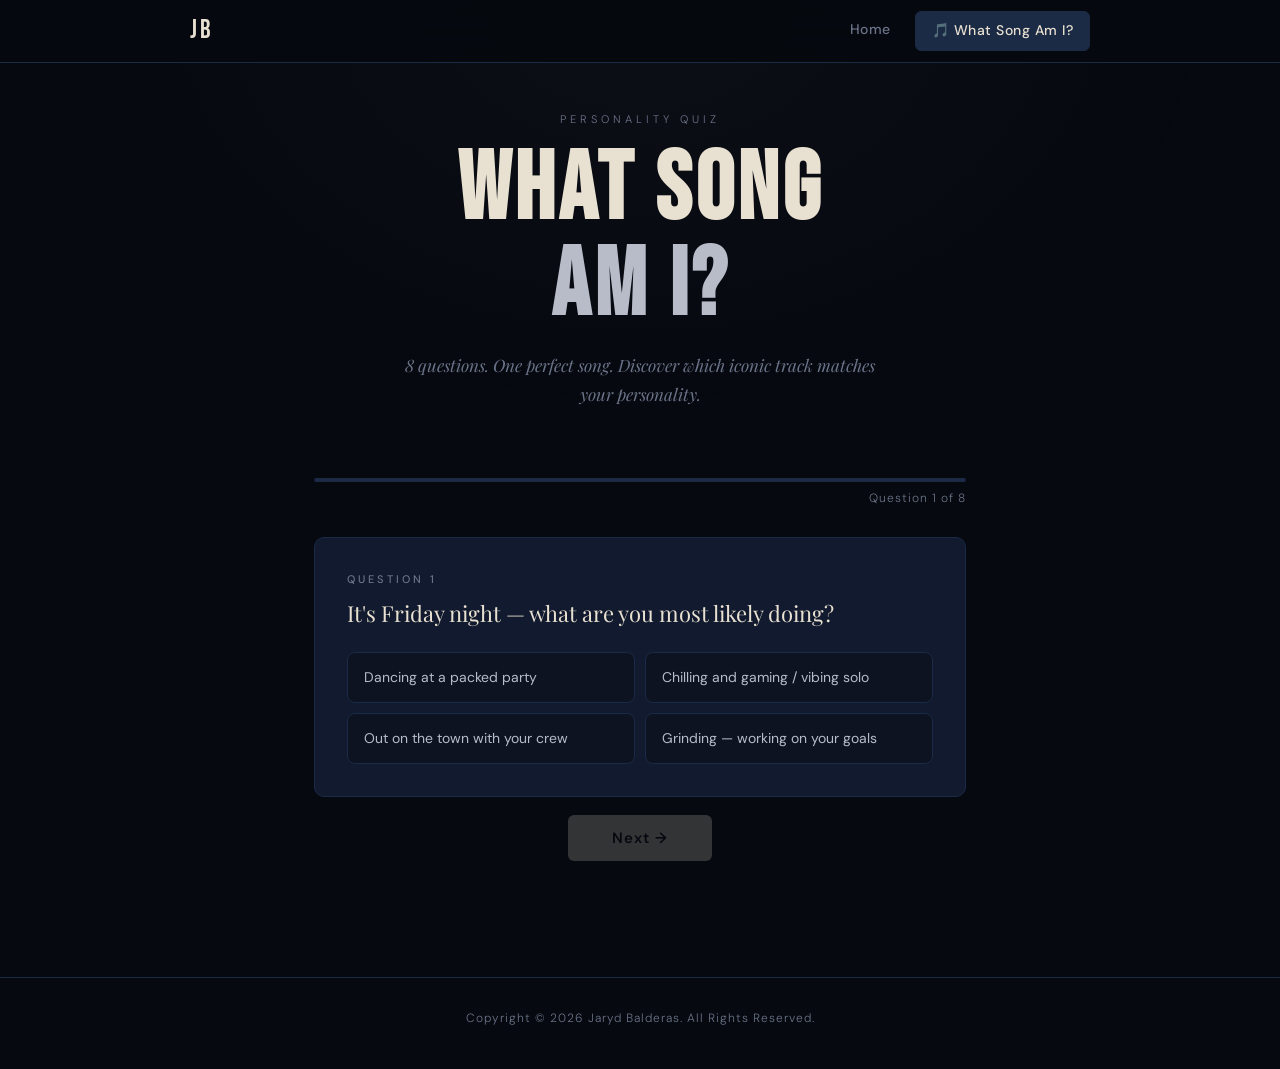
<file: quiz (2).html>
<!DOCTYPE html>
<html lang="en">
<head>
  <meta charset="UTF-8" />
  <meta name="viewport" content="width=device-width, initial-scale=1.0"/>
  <title>What Song Am I? | Jaryd Balderas</title>
  <link rel="preconnect" href="https://fonts.googleapis.com">
  <link rel="preconnect" href="https://fonts.gstatic.com" crossorigin>
  <link href="https://fonts.googleapis.com/css2?family=Bebas+Neue&family=Playfair+Display:ital,wght@0,400;0,700;1,400&family=DM+Sans:wght@300;400;500&display=swap" rel="stylesheet">
  <link rel="stylesheet" href="style.css">
</head>
<body>

  <div class="particles" id="particles"></div>

  <!-- STICKY NAV -->
  <nav class="site-nav" id="siteNav">
    <div class="nav-inner">
      <span class="nav-logo">JB</span>
      <div class="nav-links">
        <a href="index.html" class="nav-link">Home</a>
        <a href="quiz.html" class="nav-link quiz-link active">🎵 What Song Am I?</a>
      </div>
    </div>
  </nav>

  <!-- QUIZ HERO -->
  <div class="quiz-hero">
    <div class="quiz-hero-bg"></div>
    <p class="quiz-eyebrow">Personality Quiz</p>
    <h1 class="quiz-main-title">WHAT SONG<br><span>AM I?</span></h1>
    <p class="quiz-subtitle">8 questions. One perfect song. Discover which iconic track matches your personality.</p>
  </div>

  <!-- QUIZ BODY -->
  <div class="quiz-wrap">

    <div class="progress-wrap">
      <div class="progress-fill" id="progressFill"></div>
    </div>
    <p class="progress-label" id="progressLabel">Question 1 of 8</p>

    <div class="question-card" id="questionCard">
      <div class="question-number" id="questionNumber">Question 1</div>
      <div class="question-text" id="questionText"></div>
      <div class="answers-grid" id="answersGrid"></div>
    </div>

    <button class="next-btn" id="nextBtn" disabled>Next →</button>

    <div class="result-card" id="resultCard">
      <div class="result-emoji" id="resultEmoji"></div>
      <div class="result-label">Your Song Is...</div>
      <div class="result-song" id="resultSong"></div>
      <div class="result-artist" id="resultArtist"></div>
      <div class="result-description" id="resultDescription"></div>
      <button class="retake-btn" onclick="startQuiz()">🔁 Retake Quiz</button>
    </div>

  </div>

  <footer class="page-footer">
    <span>Copyright &copy; 2026 Jaryd Balderas. All Rights Reserved.</span>
  </footer>

  <script src="main.js"></script>
  <script>
    /* ============================================================
       QUIZ DATA
       Song keys: MJ, DRK, BLY, JLN, BCH, MRG, TYL, SWF
    ============================================================ */
    const questions = [
      {
        text: "It's Friday night — what are you most likely doing?",
        answers: [
          { text: "Dancing at a packed party",         scores: { MJ: 3, SWF: 2 } },
          { text: "Chilling and gaming / vibing solo",  scores: { DRK: 3, BLY: 2 } },
          { text: "Out on the town with your crew",     scores: { BCH: 2, MRG: 3 } },
          { text: "Grinding — working on your goals",   scores: { TYL: 3, JLN: 1 } },
        ]
      },
      {
        text: "What word best describes your vibe?",
        answers: [
          { text: "Unstoppable",    scores: { MJ: 3, TYL: 2 } },
          { text: "Mysterious",     scores: { BLY: 3, DRK: 2 } },
          { text: "Chill & real",   scores: { MRG: 3, DRK: 1 } },
          { text: "Free-spirited",  scores: { BCH: 3, SWF: 2 } },
        ]
      },
      {
        text: "Someone disrespects you. How do you handle it?",
        answers: [
          { text: "Ignore it — you're too focused on winning",   scores: { TYL: 3, DRK: 2 } },
          { text: "Clap back with style and confidence",         scores: { MJ: 3, SWF: 2 } },
          { text: "Take matters into your own hands 🔑",          scores: { JLN: 3, BCH: 1 } },
          { text: "Laugh it off — drama ain't your thing",       scores: { MRG: 3, BLY: 1 } },
        ]
      },
      {
        text: "Pick your ideal road trip soundtrack:",
        answers: [
          { text: "80s classic rock bangers",            scores: { BCH: 3, MJ: 2 } },
          { text: "Country hits with the windows down",  scores: { JLN: 3, MRG: 2 } },
          { text: "Drake, The Weeknd, late-night R&B",   scores: { DRK: 2, BLY: 3 } },
          { text: "High-energy rap & hip-hop",           scores: { TYL: 3, MRG: 1 } },
        ]
      },
      {
        text: "What's your relationship with success?",
        answers: [
          { text: "I hustle for it every single day",       scores: { TYL: 3, MJ: 1 } },
          { text: "It finds me — I just stay authentic",    scores: { MRG: 3, DRK: 2 } },
          { text: "I celebrate every win, big or small",    scores: { SWF: 3, BCH: 2 } },
          { text: "I refuse to let anyone dim my light",    scores: { BLY: 3, JLN: 2 } },
        ]
      },
      {
        text: "Your friends would describe you as:",
        answers: [
          { text: "The life of the party",          scores: { MJ: 3, SWF: 2 } },
          { text: "The deep, thoughtful one",        scores: { BLY: 3, BCH: 2 } },
          { text: "The loyal, real one",             scores: { DRK: 3, JLN: 2 } },
          { text: "The wild card — unpredictable!",  scores: { MRG: 3, TYL: 1 } },
        ]
      },
      {
        text: "Pick a late-night activity:",
        answers: [
          { text: "Studio session / making art",       scores: { MJ: 2, TYL: 3 } },
          { text: "Deep convos under the stars",       scores: { BLY: 3, DRK: 2 } },
          { text: "Bonfire with country music",        scores: { JLN: 3, MRG: 2 } },
          { text: "Karaoke — belting your heart out",  scores: { BCH: 3, SWF: 2 } },
        ]
      },
      {
        text: "What motivates you most in life?",
        answers: [
          { text: "Proving the doubters wrong",          scores: { TYL: 3, MJ: 2 } },
          { text: "Love, loyalty, and real connections", scores: { DRK: 3, JLN: 2 } },
          { text: "Freedom and living on your terms",    scores: { MRG: 3, BCH: 2 } },
          { text: "Joy — living your best life fully",   scores: { SWF: 3, BLY: 1 } },
        ]
      },
    ];

    const results = {
      MJ:  { emoji: "🕺", song: "BEAT IT",             artist: "Michael Jackson",  description: "You are pure energy and confidence. You walk into any room and own it without even trying. Like the King of Pop himself, you bring people together and turn any moment into a performance. You're a natural-born leader who refuses to back down from a challenge." },
      DRK: { emoji: "🦅", song: "GOD'S PLAN",          artist: "Drake",            description: "Loyalty is your currency. You're the person who shows up for the people you love without being asked, and you move through life with quiet confidence. You know your blessings and you don't take them for granted. Real ones gravitate toward you naturally." },
      BLY: { emoji: "🌙", song: "BLINDING LIGHTS",     artist: "The Weeknd",       description: "You're mysterious, magnetic, and deeply emotional beneath a cool exterior. You feel everything intensely but keep your cards close. You live for those late-night drives and meaningful conversations. People are drawn to your depth without always knowing why." },
      JLN: { emoji: "🤠", song: "BEFORE HE CHEATS",    artist: "Carrie Underwood", description: "You don't mess around. You've got a huge heart but cross you and you'll remind everyone exactly who they're dealing with. You're fiercely loyal, unapologetically authentic, and you know your worth — country roads or city streets, you carry yourself with conviction." },
      BCH: { emoji: "🎸", song: "BOHEMIAN RHAPSODY",   artist: "Queen",            description: "You are one of a kind — dramatic, creative, and impossible to put in a box. You've got layers: funny, deep, theatrical, genuine. You live life as if it were a performance, and honestly? We're all just lucky to be in the audience." },
      MRG: { emoji: "🏇", song: "OLD TOWN ROAD",       artist: "Lil Nas X",        description: "You blend worlds that nobody else thought to mix and make it look effortless. You're creative, genre-defying, and completely yourself no matter who's watching. You ride till you can't no more — and somehow that becomes the most iconic move in the room." },
      TYL: { emoji: "🔥", song: "LOSE YOURSELF",       artist: "Eminem",           description: "This is your moment and you know it. You've worked too hard and sacrificed too much to let it slip away. You're relentless, focused, and driven by a fire that most people can't even see. When the opportunity comes, you seize it with everything you've got." },
      SWF: { emoji: "✨", song: "SHAKE IT OFF",         artist: "Taylor Swift",     description: "Nothing gets you down for long. You've faced the haters, the drama, and the setbacks — and every time you come back dancing. You've got an infectious energy that lifts everyone around you, and you've learned that the best revenge is unbothered joy." },
    };

    let currentQ = 0, selectedAnswer = null, scores = {};

    function startQuiz() {
      currentQ = 0; selectedAnswer = null;
      scores = { MJ:0, DRK:0, BLY:0, JLN:0, BCH:0, MRG:0, TYL:0, SWF:0 };
      document.getElementById('resultCard').style.display = 'none';
      document.getElementById('questionCard').style.display = 'block';
      document.getElementById('nextBtn').style.display = 'block';
      renderQuestion();
    }

    function renderQuestion() {
      const q = questions[currentQ];
      selectedAnswer = null;
      document.getElementById('questionNumber').textContent = 'Question ' + (currentQ + 1);
      document.getElementById('questionText').textContent = q.text;
      document.getElementById('nextBtn').disabled = true;

      const pct = (currentQ / questions.length) * 100;
      document.getElementById('progressFill').style.width = pct + '%';
      document.getElementById('progressLabel').textContent =
        'Question ' + (currentQ + 1) + ' of ' + questions.length;

      const grid = document.getElementById('answersGrid');
      grid.innerHTML = '';
      q.answers.forEach((ans, idx) => {
        const btn = document.createElement('button');
        btn.className = 'answer-btn';
        btn.textContent = ans.text;
        btn.onclick = () => selectAnswer(idx);
        grid.appendChild(btn);
      });

      const card = document.getElementById('questionCard');
      card.style.animation = 'none';
      card.offsetHeight;
      card.style.animation = 'fadeUp 0.4s ease both';
    }

    function selectAnswer(idx) {
      selectedAnswer = idx;
      document.querySelectorAll('.answer-btn').forEach((b, i) =>
        b.classList.toggle('selected', i === idx));
      document.getElementById('nextBtn').disabled = false;
    }

    function nextQuestion() {
      if (selectedAnswer === null) return;
      const s = questions[currentQ].answers[selectedAnswer].scores;
      for (const [k, v] of Object.entries(s)) scores[k] += v;
      currentQ++;
      if (currentQ >= questions.length) showResult();
      else renderQuestion();
    }

    function showResult() {
      const topKey = Object.keys(scores).reduce((a, b) => scores[a] >= scores[b] ? a : b);
      const r = results[topKey];
      document.getElementById('questionCard').style.display = 'none';
      document.getElementById('nextBtn').style.display = 'none';
      document.getElementById('progressFill').style.width = '100%';
      document.getElementById('progressLabel').textContent = 'Complete!';
      document.getElementById('resultEmoji').textContent = r.emoji;
      document.getElementById('resultSong').textContent = r.song;
      document.getElementById('resultArtist').textContent = '— ' + r.artist;
      document.getElementById('resultDescription').textContent = r.description;
      document.getElementById('resultCard').style.display = 'block';
      document.getElementById('resultCard').scrollIntoView({ behavior: 'smooth', block: 'center' });
    }

    document.getElementById('nextBtn').onclick = nextQuestion;
    startQuiz();
  </script>
</body>
</html>
</file>
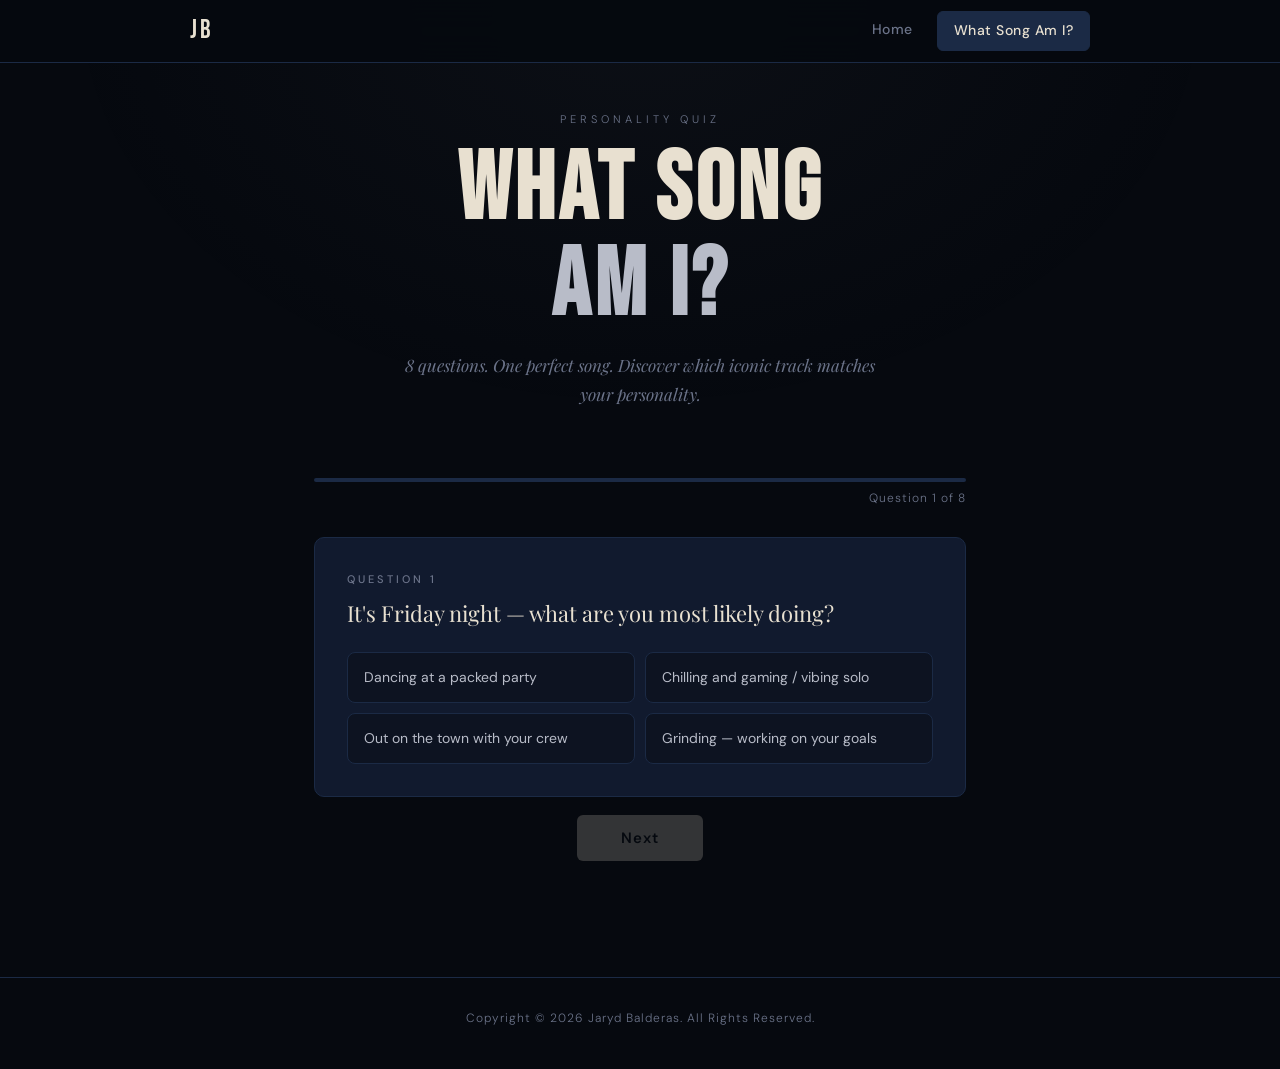
<file: quiz.html>
<!DOCTYPE html>
<html lang="en">
<head>
  <meta charset="UTF-8" />
  <meta name="viewport" content="width=device-width, initial-scale=1.0"/>
  <title>What Song Am I? | Jaryd Balderas</title>
  <link rel="preconnect" href="https://fonts.googleapis.com">
  <link rel="preconnect" href="https://fonts.gstatic.com" crossorigin>
  <link href="https://fonts.googleapis.com/css2?family=Bebas+Neue&family=Playfair+Display:ital,wght@0,400;0,700;1,400&family=DM+Sans:wght@300;400;500&display=swap" rel="stylesheet">
  <link rel="stylesheet" href="style.css">
</head>
<body>

  <div class="particles" id="particles"></div>

  <!-- STICKY NAV -->
  <nav class="site-nav" id="siteNav">
    <div class="nav-inner">
      <span class="nav-logo">JB</span>
      <div class="nav-links">
        <a href="index.html" class="nav-link">Home</a>
        <a href="quiz.html" class="nav-link quiz-link active">What Song Am I?</a>
      </div>
    </div>
  </nav>

  <!-- QUIZ HERO -->
  <div class="quiz-hero">
    <div class="quiz-hero-bg"></div>
    <p class="quiz-eyebrow">Personality Quiz</p>
    <h1 class="quiz-main-title">WHAT SONG<br><span>AM I?</span></h1>
    <p class="quiz-subtitle">8 questions. One perfect song. Discover which iconic track matches your personality.</p>
  </div>

  <!-- QUIZ BODY -->
  <div class="quiz-wrap">

    <div class="progress-wrap">
      <div class="progress-fill" id="progressFill"></div>
    </div>
    <p class="progress-label" id="progressLabel">Question 1 of 8</p>

    <div class="question-card" id="questionCard">
      <div class="question-number" id="questionNumber">Question 1</div>
      <div class="question-text" id="questionText"></div>
      <div class="answers-grid" id="answersGrid"></div>
    </div>

    <button class="next-btn" id="nextBtn" disabled>Next</button>

    <div class="result-card" id="resultCard">
      <div class="result-label">Your Song Is...</div>
      <div class="result-song" id="resultSong"></div>
      <div class="result-artist" id="resultArtist"></div>
      <div class="result-description" id="resultDescription"></div>
      <button class="retake-btn" onclick="startQuiz()">Retake Quiz</button>
    </div>

  </div>

  <footer class="page-footer">
    <span>Copyright &copy; 2026 Jaryd Balderas. All Rights Reserved.</span>
  </footer>

  <script src="main.js"></script>
  <script>
    const questions = [
      {
        text: "It's Friday night — what are you most likely doing?",
        answers: [
          { text: "Dancing at a packed party",          scores: { MJ: 3, SWF: 2 } },
          { text: "Chilling and gaming / vibing solo",  scores: { DRK: 3, BLY: 2 } },
          { text: "Out on the town with your crew",     scores: { BCH: 2, MRG: 3 } },
          { text: "Grinding — working on your goals",   scores: { TYL: 3, JLN: 1 } },
        ]
      },
      {
        text: "What word best describes your vibe?",
        answers: [
          { text: "Unstoppable",    scores: { MJ: 3, TYL: 2 } },
          { text: "Mysterious",     scores: { BLY: 3, DRK: 2 } },
          { text: "Chill & real",   scores: { MRG: 3, DRK: 1 } },
          { text: "Free-spirited",  scores: { BCH: 3, SWF: 2 } },
        ]
      },
      {
        text: "Someone disrespects you. How do you handle it?",
        answers: [
          { text: "Ignore it — you're too focused on winning", scores: { TYL: 3, DRK: 2 } },
          { text: "Clap back with style and confidence",       scores: { MJ: 3, SWF: 2 } },
          { text: "Take matters into your own hands",          scores: { JLN: 3, BCH: 1 } },
          { text: "Laugh it off — drama ain't your thing",     scores: { MRG: 3, BLY: 1 } },
        ]
      },
      {
        text: "Pick your ideal road trip soundtrack:",
        answers: [
          { text: "80s classic rock bangers",           scores: { BCH: 3, MJ: 2 } },
          { text: "Country hits with the windows down", scores: { JLN: 3, MRG: 2 } },
          { text: "Drake, The Weeknd, late-night R&B",  scores: { DRK: 2, BLY: 3 } },
          { text: "High-energy rap and hip-hop",        scores: { TYL: 3, MRG: 1 } },
        ]
      },
      {
        text: "What's your relationship with success?",
        answers: [
          { text: "I hustle for it every single day",     scores: { TYL: 3, MJ: 1 } },
          { text: "It finds me — I just stay authentic",  scores: { MRG: 3, DRK: 2 } },
          { text: "I celebrate every win, big or small",  scores: { SWF: 3, BCH: 2 } },
          { text: "I refuse to let anyone dim my light",  scores: { BLY: 3, JLN: 2 } },
        ]
      },
      {
        text: "Your friends would describe you as:",
        answers: [
          { text: "The life of the party",            scores: { MJ: 3, SWF: 2 } },
          { text: "The deep, thoughtful one",          scores: { BLY: 3, BCH: 2 } },
          { text: "The loyal, real one",               scores: { DRK: 3, JLN: 2 } },
          { text: "The wild card — unpredictable!",    scores: { MRG: 3, TYL: 1 } },
        ]
      },
      {
        text: "Pick a late-night activity:",
        answers: [
          { text: "Studio session or making art",      scores: { MJ: 2, TYL: 3 } },
          { text: "Deep convos under the stars",       scores: { BLY: 3, DRK: 2 } },
          { text: "Bonfire with country music",        scores: { JLN: 3, MRG: 2 } },
          { text: "Karaoke — belting your heart out",  scores: { BCH: 3, SWF: 2 } },
        ]
      },
      {
        text: "What motivates you most in life?",
        answers: [
          { text: "Proving the doubters wrong",           scores: { TYL: 3, MJ: 2 } },
          { text: "Love, loyalty, and real connections",  scores: { DRK: 3, JLN: 2 } },
          { text: "Freedom and living on your terms",     scores: { MRG: 3, BCH: 2 } },
          { text: "Joy — living your best life fully",    scores: { SWF: 3, BLY: 1 } },
        ]
      },
    ];

    const results = {
      MJ:  { song: "Beat It",            artist: "Michael Jackson",  description: "You are pure energy and confidence. You walk into any room and own it without even trying. Like the King of Pop himself, you bring people together and turn any moment into a performance. You're a natural-born leader who refuses to back down from a challenge." },
      DRK: { song: "God's Plan",         artist: "Drake",            description: "Loyalty is your currency. You're the person who shows up for the people you love without being asked, and you move through life with quiet confidence. You know your blessings and you don't take them for granted. Real ones gravitate toward you naturally." },
      BLY: { song: "Blinding Lights",    artist: "The Weeknd",       description: "You're mysterious, magnetic, and deeply emotional beneath a cool exterior. You feel everything intensely but keep your cards close. You live for those late-night drives and meaningful conversations. People are drawn to your depth without always knowing why." },
      JLN: { song: "Before He Cheats",   artist: "Carrie Underwood", description: "You don't mess around. You've got a huge heart but cross you and you'll remind everyone exactly who they're dealing with. You're fiercely loyal, unapologetically authentic, and you know your worth — country roads or city streets, you carry yourself with conviction." },
      BCH: { song: "Bohemian Rhapsody",  artist: "Queen",            description: "You are one of a kind — dramatic, creative, and impossible to put in a box. You've got layers: funny, deep, theatrical, genuine. You live life as if it were a performance, and honestly? We're all just lucky to be in the audience." },
      MRG: { song: "Old Town Road",      artist: "Lil Nas X",        description: "You blend worlds that nobody else thought to mix and make it look effortless. You're creative, genre-defying, and completely yourself no matter who's watching. You ride till you can't no more — and somehow that becomes the most iconic move in the room." },
      TYL: { song: "Lose Yourself",      artist: "Eminem",           description: "This is your moment and you know it. You've worked too hard and sacrificed too much to let it slip away. You're relentless, focused, and driven by a fire that most people can't even see. When the opportunity comes, you seize it with everything you've got." },
      SWF: { song: "Shake It Off",       artist: "Taylor Swift",     description: "Nothing gets you down for long. You've faced the haters, the drama, and the setbacks — and every time you come back dancing. You've got an infectious energy that lifts everyone around you, and you've learned that the best revenge is unbothered joy." },
    };

    let currentQ = 0, selectedAnswer = null, scores = {};

    function startQuiz() {
      currentQ = 0; selectedAnswer = null;
      scores = { MJ:0, DRK:0, BLY:0, JLN:0, BCH:0, MRG:0, TYL:0, SWF:0 };
      document.getElementById('resultCard').style.display = 'none';
      document.getElementById('questionCard').style.display = 'block';
      document.getElementById('nextBtn').style.display = 'block';
      renderQuestion();
    }

    function renderQuestion() {
      const q = questions[currentQ];
      selectedAnswer = null;
      document.getElementById('questionNumber').textContent = 'Question ' + (currentQ + 1);
      document.getElementById('questionText').textContent = q.text;
      document.getElementById('nextBtn').disabled = true;

      const pct = (currentQ / questions.length) * 100;
      document.getElementById('progressFill').style.width = pct + '%';
      document.getElementById('progressLabel').textContent =
        'Question ' + (currentQ + 1) + ' of ' + questions.length;

      const grid = document.getElementById('answersGrid');
      grid.innerHTML = '';
      q.answers.forEach((ans, idx) => {
        const btn = document.createElement('button');
        btn.className = 'answer-btn';
        btn.textContent = ans.text;
        btn.onclick = () => selectAnswer(idx);
        grid.appendChild(btn);
      });

      const card = document.getElementById('questionCard');
      card.style.animation = 'none';
      card.offsetHeight;
      card.style.animation = 'fadeUp 0.4s ease both';
    }

    function selectAnswer(idx) {
      selectedAnswer = idx;
      document.querySelectorAll('.answer-btn').forEach((b, i) =>
        b.classList.toggle('selected', i === idx));
      document.getElementById('nextBtn').disabled = false;
    }

    function nextQuestion() {
      if (selectedAnswer === null) return;
      const s = questions[currentQ].answers[selectedAnswer].scores;
      for (const [k, v] of Object.entries(s)) scores[k] += v;
      currentQ++;
      if (currentQ >= questions.length) showResult();
      else renderQuestion();
    }

    function showResult() {
      const topKey = Object.keys(scores).reduce((a, b) => scores[a] >= scores[b] ? a : b);
      const r = results[topKey];
      document.getElementById('questionCard').style.display = 'none';
      document.getElementById('nextBtn').style.display = 'none';
      document.getElementById('progressFill').style.width = '100%';
      document.getElementById('progressLabel').textContent = 'Complete!';
      document.getElementById('resultSong').textContent = r.song;
      document.getElementById('resultArtist').textContent = '— ' + r.artist;
      document.getElementById('resultDescription').textContent = r.description;
      document.getElementById('resultCard').style.display = 'block';
      document.getElementById('resultCard').scrollIntoView({ behavior: 'smooth', block: 'center' });
    }

    document.getElementById('nextBtn').onclick = nextQuestion;
    startQuiz();
  </script>
</body>
</html>
</file>
<file: style.css>
/* ============================================================
   Jaryd Balderas – Navy Night Mode
   --bg:         #06090f   near-black navy
   --bg-surface: #0d1321   dark navy surface
   --bg-card:    #111a2e   card navy
   --border:     #1b2a45   border navy
   --navy-mid:   #162038   hover navy
   --cream:      #e8e0d0   moonlight cream (main text)
   --silver:     #b8bcc8   moonlight silver (secondary)
   --muted:      #6b7389   muted blue-grey
   ============================================================ */

:root {
  --bg:         #06090f;
  --bg-surface: #0d1321;
  --bg-card:    #111a2e;
  --border:     #1b2a45;
  --navy-mid:   #162038;
  --cream:      #e8e0d0;
  --silver:     #b8bcc8;
  --muted:      #6b7389;
  --font-display: 'Bebas Neue', sans-serif;
  --font-serif:   'Playfair Display', Georgia, serif;
  --font-body:    'DM Sans', sans-serif;
}

/* ---- Reset & Base ---- */
*, *::before, *::after { box-sizing: border-box; margin: 0; padding: 0; }
html { scroll-behavior: smooth; }

body {
  background-color: var(--bg);
  color: var(--cream);
  font-family: var(--font-body);
  font-weight: 300;
  line-height: 1.7;
  overflow-x: hidden;
  max-width: 100%;
}

/* ---- Floating particles ---- */
.particles {
  position: fixed;
  inset: 0;
  pointer-events: none;
  z-index: 0;
  overflow: hidden;
}
.particle {
  position: absolute;
  border-radius: 50%;
  background: var(--silver);
  opacity: 0;
  animation: floatUp linear infinite;
}
@keyframes floatUp {
  0%   { transform: translateY(100vh) scale(0); opacity: 0; }
  10%  { opacity: 0.15; }
  90%  { opacity: 0.04; }
  100% { transform: translateY(-10vh) scale(1.2); opacity: 0; }
}

/* ---- Sticky Nav ---- */
.site-nav {
  position: fixed;
  top: 0; left: 0; right: 0;
  z-index: 100;
  padding: 0 32px;
  background: rgba(6,9,15,0.92);
  backdrop-filter: blur(20px);
  border-bottom: 1px solid var(--border);
  transition: background 0.3s;
}
.nav-inner {
  max-width: 900px;
  margin: 0 auto;
  height: 62px;
  display: flex;
  align-items: center;
  justify-content: space-between;
}
.nav-logo {
  font-family: var(--font-display);
  font-size: 26px;
  letter-spacing: 3px;
  color: var(--cream);
}
.nav-links { display: flex; gap: 8px; }
.nav-link {
  font-family: var(--font-body);
  font-size: 14px;
  font-weight: 500;
  color: var(--muted);
  text-decoration: none;
  padding: 7px 16px;
  border-radius: 6px;
  letter-spacing: 0.5px;
  transition: color 0.2s, background 0.2s;
}
.nav-link:hover, .nav-link.active {
  color: var(--cream);
  background: var(--navy-mid);
}
.quiz-link {
  background: var(--navy-mid);
  color: var(--silver) !important;
  border: 1px solid var(--border);
}
.quiz-link:hover, .quiz-link.active {
  background: var(--border) !important;
  color: var(--cream) !important;
}

/* ---- Hero ---- */
.hero {
  position: relative;
  min-height: 100vh;
  display: flex;
  flex-direction: column;
  align-items: center;
  justify-content: center;
  text-align: center;
  padding: 80px 24px 60px;
  overflow: hidden;
  background: radial-gradient(ellipse at 50% 0%, rgba(184,188,200,0.04) 0%, transparent 60%);
}
.hero-bg-text {
  position: absolute;
  top: 50%; left: 50%;
  transform: translate(-50%, -50%);
  font-family: var(--font-display);
  font-size: clamp(100px, 20vw, 260px);
  letter-spacing: 8px;
  color: transparent;
  -webkit-text-stroke: 1px rgba(184,188,200,0.04);
  user-select: none;
  white-space: nowrap;
  pointer-events: none;
  z-index: 0;
}
.hero-content { position: relative; z-index: 1; }
.hero-eyebrow {
  font-size: 12px;
  font-weight: 500;
  letter-spacing: 5px;
  text-transform: uppercase;
  color: var(--muted);
  margin-bottom: 20px;
  animation: fadeUp 0.8s ease both;
}
.hero-name {
  font-family: var(--font-display);
  font-size: clamp(72px, 14vw, 160px);
  line-height: 0.92;
  letter-spacing: 4px;
  color: var(--cream);
  animation: fadeUp 0.9s ease 0.15s both;
}
.hero-name-accent {
  color: var(--silver);
  display: inline-block;
  text-shadow: 0 0 80px rgba(184,188,200,0.12);
}
.hero-tagline {
  margin-top: 28px;
  font-size: 15px;
  letter-spacing: 2px;
  color: var(--muted);
  animation: fadeUp 1s ease 0.3s both;
}
.hero-cta {
  display: inline-block;
  margin-top: 44px;
  padding: 13px 36px;
  background: transparent;
  border: 1.5px solid var(--silver);
  color: var(--cream);
  font-family: var(--font-body);
  font-size: 13px;
  font-weight: 500;
  letter-spacing: 2px;
  text-transform: uppercase;
  text-decoration: none;
  border-radius: 4px;
  transition: background 0.25s, color 0.25s, transform 0.2s;
  animation: fadeUp 1s ease 0.45s both;
}
.hero-cta:hover {
  background: var(--cream);
  color: var(--bg);
  transform: translateY(-3px);
}
.hero-scroll-hint {
  position: absolute;
  bottom: 32px; left: 50%;
  transform: translateX(-50%);
  font-size: 11px;
  letter-spacing: 3px;
  text-transform: uppercase;
  color: var(--muted);
  animation: bounce 2s ease-in-out infinite;
  z-index: 1;
}
@keyframes bounce {
  0%, 100% { transform: translateX(-50%) translateY(0); }
  50%       { transform: translateX(-50%) translateY(6px); }
}
@keyframes fadeUp {
  from { opacity: 0; transform: translateY(30px); }
  to   { opacity: 1; transform: translateY(0); }
}

/* ---- Sections ---- */
.section {
  max-width: 900px;
  margin: 0 auto;
  padding: 80px 30px;
  position: relative;
  z-index: 1;
}
.section-label {
  font-size: 11px;
  font-weight: 500;
  letter-spacing: 4px;
  text-transform: uppercase;
  color: var(--muted);
  margin-bottom: 10px;
}
.section-heading {
  font-family: var(--font-serif);
  font-size: clamp(26px, 4vw, 40px);
  font-weight: 700;
  color: var(--cream);
  margin-bottom: 40px;
  line-height: 1.2;
}

/* ---- Divider ---- */
.divider {
  max-width: 900px;
  margin: 0 auto;
  height: 1px;
  background: linear-gradient(90deg, transparent, var(--border), transparent);
}

/* ---- Scroll reveal ---- */
.reveal {
  opacity: 0;
  transform: translateY(36px);
  transition: opacity 0.7s ease, transform 0.7s ease;
}
.reveal.visible {
  opacity: 1;
  transform: translateY(0);
}

/* ---- Photo row ---- */
.photo-row {
  display: flex;
  gap: 12px;
  justify-content: center;
  margin-bottom: 12px;
}
.photo-frame {
  position: relative;
  overflow: hidden;
  border-radius: 8px;
  flex: 1;
  max-width: 420px;
  border: 1px solid var(--border);
}
.row-photo {
  width: 100%;
  height: 500px;
  object-fit: cover;
  display: block;
  transition: transform 0.5s ease;
}
.headshot-photo {
  object-position: center 60%;
}
.bear-photo {
  object-position: center 72%;
}
.photo-frame:hover .row-photo { transform: scale(1.04); }
.photo-caption-overlay {
  position: absolute;
  bottom: 0; left: 0; right: 0;
  background: linear-gradient(transparent, rgba(6,9,15,0.88));
  color: var(--cream);
  font-size: 13px;
  letter-spacing: 1px;
  padding: 24px 14px 12px;
  opacity: 0;
  transition: opacity 0.3s;
}
.photo-frame:hover .photo-caption-overlay { opacity: 1; }

/* ---- Caption ---- */
.caption {
  text-align: center;
  color: var(--muted);
  font-size: 14px;
  margin-bottom: 30px;
}

/* ---- About card ---- */
.about-card {
  background: var(--bg-card);
  border: 1px solid var(--border);
  border-left: 4px solid var(--silver);
  border-radius: 8px;
  padding: 30px 36px;
}
.about-me {
  font-family: var(--font-serif);
  font-size: 17px;
  color: var(--cream);
  line-height: 1.85;
}

/* ---- Timeline ---- */
.timeline {
  position: relative;
  padding-left: 28px;
  border-left: 2px solid var(--border);
}
.timeline-item {
  position: relative;
  padding: 0 0 36px 28px;
}
.timeline-item:last-child { padding-bottom: 0; }
.timeline-dot {
  position: absolute;
  left: -9px; top: 5px;
  width: 16px; height: 16px;
  border-radius: 50%;
  background: var(--silver);
  box-shadow: 0 0 12px rgba(184,188,200,0.2);
  transition: transform 0.2s, box-shadow 0.2s;
}
.timeline-item:hover .timeline-dot {
  transform: scale(1.4);
  box-shadow: 0 0 20px rgba(184,188,200,0.4);
}
.timeline-content { display: flex; flex-direction: column; gap: 2px; }
.timeline-year {
  font-size: 12px;
  letter-spacing: 1.5px;
  color: var(--muted);
  text-transform: uppercase;
}
.timeline-company {
  font-family: var(--font-serif);
  font-size: 21px;
  font-weight: 700;
  color: var(--cream);
}
.timeline-role { font-size: 14px; color: var(--silver); }

/* ---- Fun section text ---- */
.fun-description {
  font-family: var(--font-serif);
  font-size: 17px;
  color: var(--silver);
  margin-bottom: 20px;
  line-height: 1.8;
}

/* ---- Video ---- */
.video-wrap {
  background: var(--bg-card);
  border: 1px solid var(--border);
  border-radius: 8px;
  padding: 24px;
  text-align: center;
}
.video-wrap iframe {
  width: 100%;
  max-width: 640px;
  height: 360px;
  border-radius: 6px;
  border: none;
}

/* ---- Contact ---- */
.contact-line {
  text-align: center;
  background: var(--bg-card);
  border: 1px solid var(--border);
  border-radius: 8px;
  padding: 20px;
  font-size: 16px;
  font-weight: 500;
}
.contact-line a {
  color: var(--silver);
  font-weight: 600;
  text-decoration: none;
  transition: color 0.2s;
}
.contact-line a:hover { color: var(--cream); }

/* ---- Footer ---- */
.page-footer {
  text-align: center;
  color: var(--muted);
  font-size: 12px;
  letter-spacing: 1px;
  padding: 30px 24px 40px;
  border-top: 1px solid var(--border);
  position: relative;
  z-index: 1;
}

/* ============================================================
   QUIZ PAGE
   ============================================================ */
.quiz-hero {
  padding: 110px 24px 50px;
  text-align: center;
  position: relative;
  overflow: hidden;
}
.quiz-hero-bg {
  position: absolute;
  inset: 0;
  background: radial-gradient(ellipse at 50% 0%, rgba(184,188,200,0.04) 0%, transparent 65%);
  pointer-events: none;
}
.quiz-eyebrow {
  font-size: 11px;
  letter-spacing: 4px;
  text-transform: uppercase;
  color: var(--muted);
  margin-bottom: 14px;
  position: relative;
  z-index: 1;
}
.quiz-main-title {
  font-family: var(--font-display);
  font-size: clamp(52px, 10vw, 96px);
  letter-spacing: 4px;
  color: var(--cream);
  line-height: 1;
  margin-bottom: 16px;
  position: relative;
  z-index: 1;
}
.quiz-main-title span { color: var(--silver); }
.quiz-subtitle {
  font-family: var(--font-serif);
  font-style: italic;
  font-size: 17px;
  color: var(--muted);
  max-width: 500px;
  margin: 0 auto;
  position: relative;
  z-index: 1;
}

.quiz-wrap {
  max-width: 700px;
  margin: 0 auto;
  padding: 20px 24px 80px;
  position: relative;
  z-index: 1;
}

/* Progress */
.progress-wrap {
  background: var(--border);
  border-radius: 20px;
  height: 4px;
  margin-bottom: 6px;
  overflow: hidden;
}
.progress-fill {
  height: 100%;
  background: linear-gradient(90deg, var(--silver), var(--cream));
  border-radius: 20px;
  transition: width 0.5s cubic-bezier(0.4,0,0.2,1);
  width: 0%;
}
.progress-label {
  text-align: right;
  color: var(--muted);
  font-size: 12px;
  letter-spacing: 1px;
  margin-bottom: 28px;
}

/* Question card */
.question-card {
  background: var(--bg-card);
  border: 1px solid var(--border);
  border-radius: 10px;
  padding: 32px;
  margin-bottom: 18px;
  animation: fadeUp 0.4s ease both;
}
.question-number {
  font-size: 11px;
  font-weight: 500;
  letter-spacing: 3px;
  text-transform: uppercase;
  color: var(--muted);
  margin-bottom: 10px;
}
.question-text {
  font-family: var(--font-serif);
  font-size: 22px;
  color: var(--cream);
  line-height: 1.35;
  margin-bottom: 24px;
}
.answers-grid {
  display: grid;
  grid-template-columns: 1fr 1fr;
  gap: 10px;
}
.answer-btn {
  background: var(--bg-surface);
  color: var(--silver);
  border: 1px solid var(--border);
  border-radius: 8px;
  padding: 14px 16px;
  font-family: var(--font-body);
  font-size: 14px;
  cursor: pointer;
  text-align: left;
  line-height: 1.5;
  transition: border-color 0.2s, background 0.2s, color 0.2s, transform 0.15s;
}
.answer-btn:hover {
  border-color: var(--silver);
  background: var(--navy-mid);
  color: var(--cream);
  transform: translateY(-2px);
}
.answer-btn.selected {
  border-color: var(--cream);
  background: var(--navy-mid);
  color: var(--cream);
}

/* Next button */
.next-btn {
  display: block;
  margin: 0 auto 36px;
  background: var(--cream);
  color: var(--bg);
  border: none;
  border-radius: 6px;
  padding: 13px 44px;
  font-family: var(--font-body);
  font-size: 15px;
  font-weight: 600;
  letter-spacing: 1px;
  cursor: pointer;
  transition: opacity 0.2s, transform 0.2s;
}
.next-btn:hover:not(:disabled) { opacity: 0.85; transform: translateY(-2px); }
.next-btn:disabled { opacity: 0.2; cursor: not-allowed; }

/* Result */
.result-card {
  background: var(--bg-card);
  border: 1px solid var(--border);
  border-radius: 10px;
  padding: 44px 32px;
  text-align: center;
  animation: fadeUp 0.5s ease;
  display: none;
}
.result-label {
  font-size: 11px;
  letter-spacing: 4px;
  text-transform: uppercase;
  color: var(--muted);
  margin-bottom: 10px;
}
.result-song {
  font-family: var(--font-display);
  font-size: 50px;
  letter-spacing: 3px;
  color: var(--cream);
  margin-bottom: 4px;
}
.result-artist {
  font-family: var(--font-serif);
  font-style: italic;
  font-size: 20px;
  color: var(--silver);
  margin-bottom: 20px;
}
.result-description {
  font-size: 15px;
  color: var(--muted);
  line-height: 1.8;
  max-width: 500px;
  margin: 0 auto 28px;
}
.retake-btn {
  background: transparent;
  border: 1.5px solid var(--silver);
  color: var(--cream);
  border-radius: 6px;
  padding: 11px 32px;
  font-family: var(--font-body);
  font-size: 14px;
  font-weight: 500;
  letter-spacing: 1px;
  cursor: pointer;
  transition: background 0.2s, color 0.2s, border-color 0.2s;
}
.retake-btn:hover {
  background: var(--cream);
  color: var(--bg);
  border-color: var(--cream);
}


/* ---- Favorite Things Cards ---- */
.favorites-grid {
  list-style: none;
  padding-left: 0;
  display: grid;
  grid-template-columns: repeat(3, 1fr);
  gap: 22px;
  margin-top: 30px;
}

.favorites-grid li {
  display: flex;
}

.favorite-card {
  width: 100%;
  display: block;
  padding: 28px;
  border: 1px solid var(--border);
  border-radius: 18px;
  background: var(--bg-card);
  text-decoration: none;
  color: var(--cream);
  transition: transform 0.3s ease, box-shadow 0.3s ease, background 0.3s ease, border-color 0.3s ease;
}

.favorite-card:hover {
  transform: translateY(-8px) scale(1.02);
  box-shadow: 0 18px 40px rgba(0, 0, 0, 0.35);
  background: var(--navy-mid);
  border-color: var(--silver);
}

.favorite-icon {
  font-size: 42px;
  margin-bottom: 16px;
}

.favorite-card h3 {
  font-family: var(--font-serif);
  color: var(--cream);
  margin-bottom: 12px;
  font-size: 1.4rem;
}

.favorite-card p {
  color: var(--silver);
  line-height: 1.6;
  margin-bottom: 18px;
}

.favorite-card span {
  color: var(--cream);
  font-weight: bold;
  letter-spacing: 0.5px;
}

/* ---- Mobile ---- */
@media (max-width: 680px) {
  .hero-name { font-size: 72px; }
  .photo-row { flex-direction: column; }
  .row-photo { height: 240px; }
  .answers-grid { grid-template-columns: 1fr; }
  .favorites-grid {
    grid-template-columns: 1fr;
  }
  .quiz-main-title { font-size: 52px; }
  .site-nav { padding: 0 16px; }
  .section { padding: 60px 16px; }
  .question-card { padding: 22px 18px; }
  .result-card { padding: 30px 18px; }
  .about-card { padding: 22px 20px; }
}
</file>
